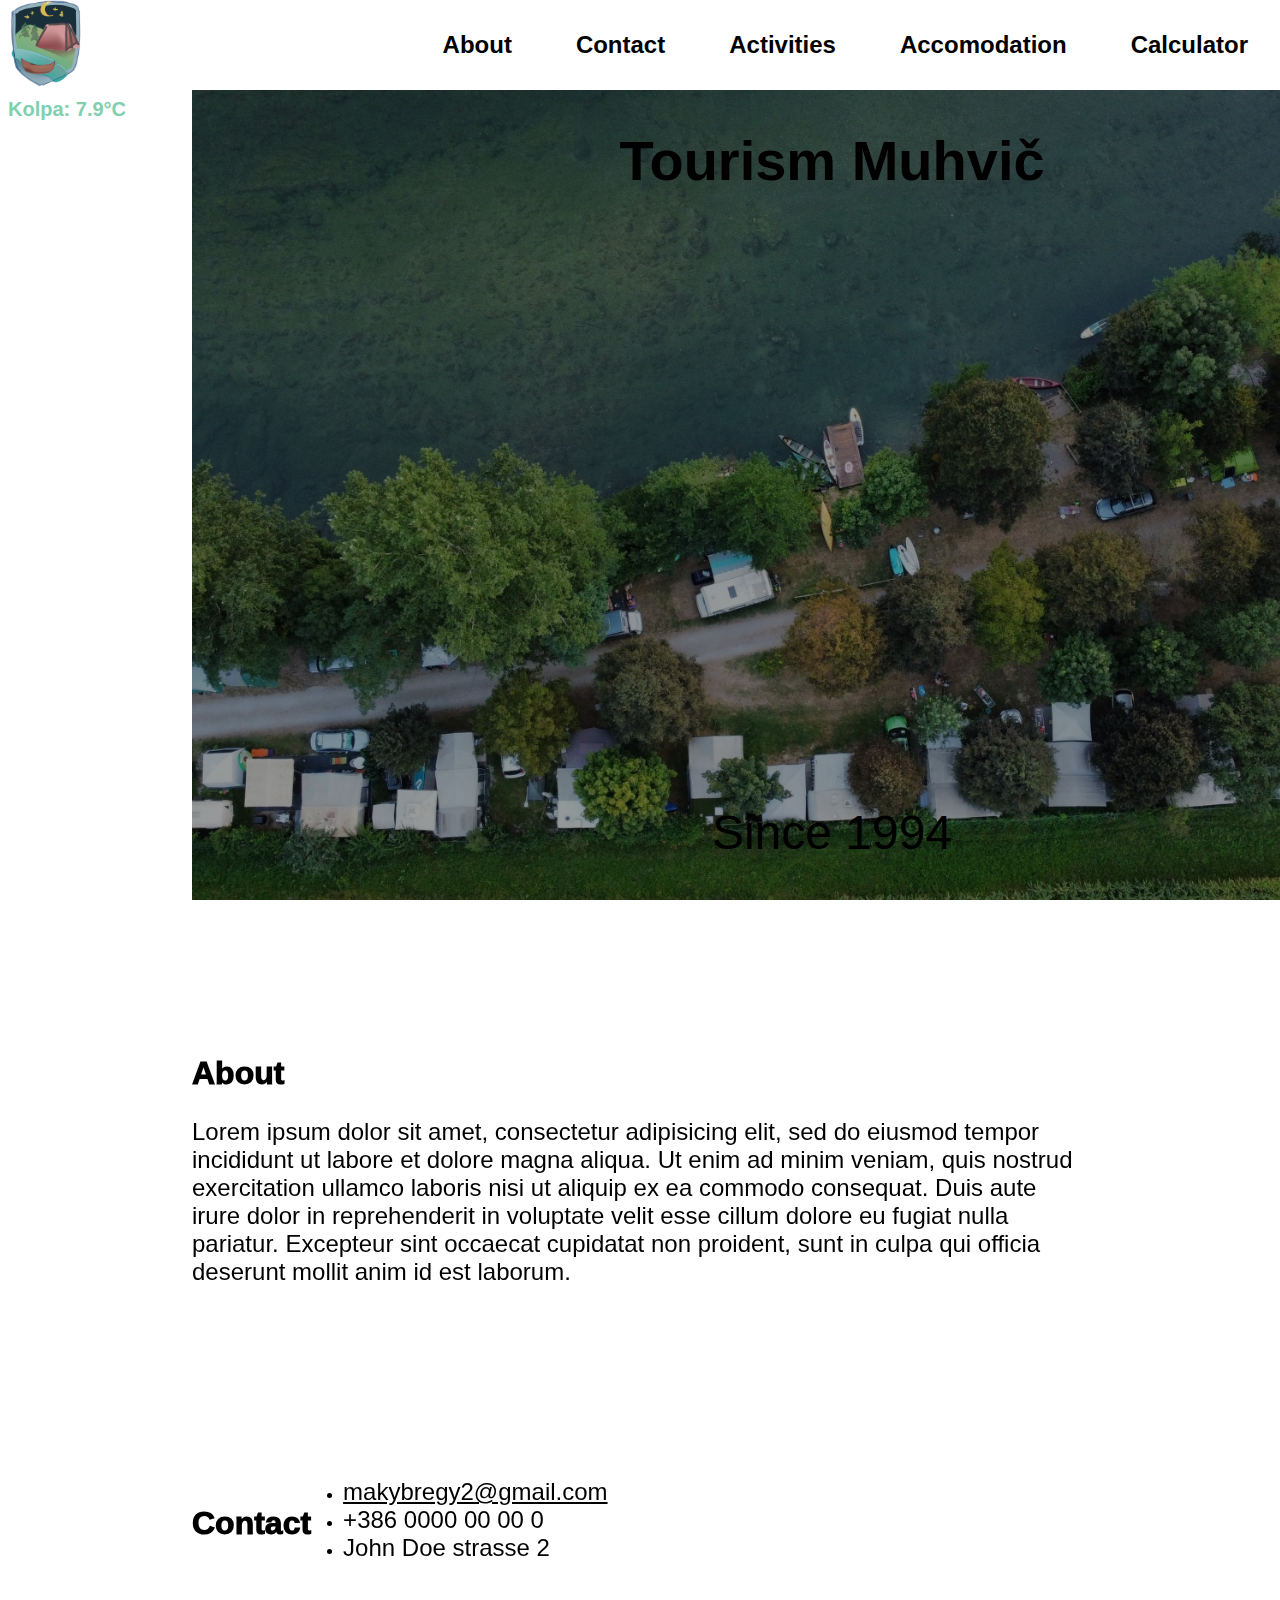
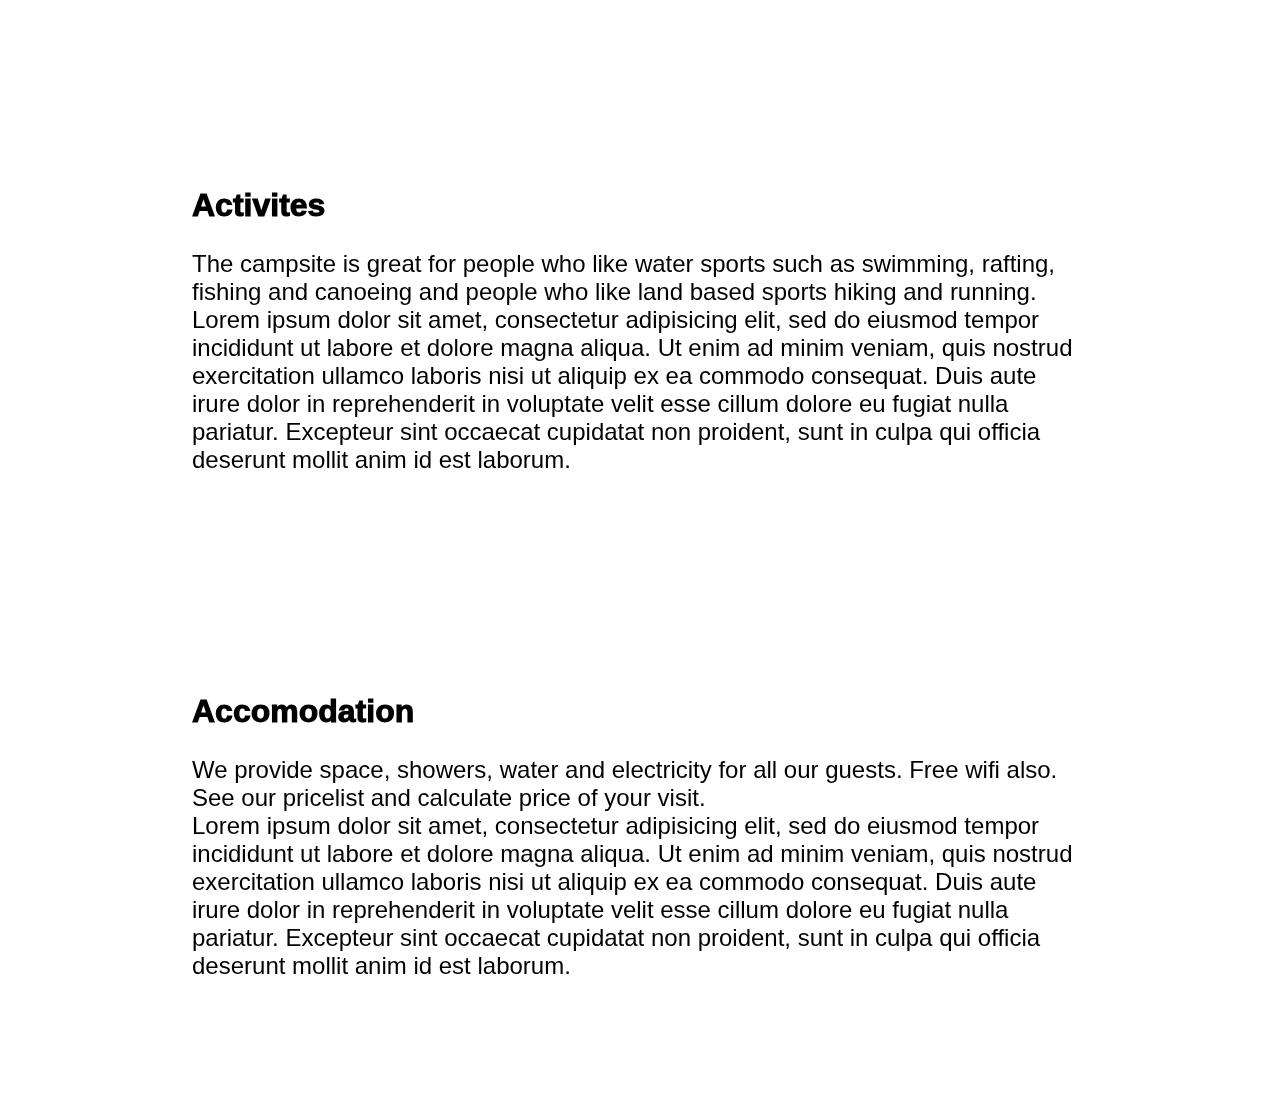
<file: index.html>
<!DOCTYPE html>
<html lang="en">
<head>
	<meta charset="utf-8">
	<meta name="viewport" content="width=device-width, initial-scale=1">
	<title>Camp Muhvič</title>
	<link rel="stylesheet" href="style.css">
	<script type="script.js"></script>
	<link rel="icon" href="assets/logo.jpg" type="image/x-icon">
	<script>
		document.addEventListener('DOMContentLoaded', function () {
		const anchorLinks = document.querySelectorAll('a[href^="#"]');
		  
		anchorLinks.forEach(link => {
		link.addEventListener('click', function (event) {
		    event.preventDefault();
		    
		    const targetId = this.getAttribute('href').substring(1);
		    const targetElement = document.getElementById(targetId);
		      
		    if (targetElement) {
			    	targetElement.scrollIntoView({
			        behavior: 'smooth',
			        block: 'start'
		        });
		      }
		    });
		  });
		});
	</script>
</head>
<body>
	<header>
		<nav>
			<img class="logo" src="assets/logo.jpg">
			<ul class="nav-links" id="nav-links-list">
				<li><a onclick="toggleMenu()" href="#about">About</a></li>		
				<li><a onclick="toggleMenu()" href="#contact">Contact</a></li>		
				<li><a onclick="toggleMenu()" href="#activites">Activities</a></li>
				<li><a onclick="toggleMenu()" href="#accomodation">Accomodation</a></li>
				<li><a onclick="toggleMenu()" href="calculator.html">Calculator</a></li>
			</ul>
			<img src="assets/menu.svg" onclick="toggleMenu()" class="nav-menu" id="navbar-menu">
		</nav>
	</header>
	<body>
		<div id="temp-container"><span id="river-temp">Kolpa: 7.9°C</span></div>
		<section class="container" id="faking-prvi-otrok">
			<div id="moto-container">
				<h1><b>Tourism Muhvič</b></h1>
				<h2>Since 1994</h2>
			</div>
		</section>
		<section id="about" class="container">
			<h2>About</h2>

			<p>Lorem ipsum dolor sit amet, consectetur adipisicing elit, sed do eiusmod
			tempor incididunt ut labore et dolore magna aliqua. Ut enim ad minim veniam,
			quis nostrud exercitation ullamco laboris nisi ut aliquip ex ea commodo
			consequat. Duis aute irure dolor in reprehenderit in voluptate velit esse
			cillum dolore eu fugiat nulla pariatur. Excepteur sint occaecat cupidatat non
			proident, sunt in culpa qui officia deserunt mollit anim id est laborum.</p>
		</section>
		<section id="contact" class="container">
			<h2>Contact</h2>
			<ul id="contact-list">
				<li><span class="seznam"><a href="mailto:makybregy2@gmail.com">makybregy2@gmail.com</a></span></li>
				<li><span class="seznam">+386 0000 00 00 0</span></li>				
				<li><span class="seznam">John Doe strasse 2</span></li>				
			</ul>
		</section>
		<section id="activites" class="container">
			<h2>Activites</h2>
			<p>The campsite is great for people who like water sports such as swimming, rafting, fishing and canoeing and people who like land based sports hiking and running.</p>

			<p>Lorem ipsum dolor sit amet, consectetur adipisicing elit, sed do eiusmod
			tempor incididunt ut labore et dolore magna aliqua. Ut enim ad minim veniam,
			quis nostrud exercitation ullamco laboris nisi ut aliquip ex ea commodo
			consequat. Duis aute irure dolor in reprehenderit in voluptate velit esse
			cillum dolore eu fugiat nulla pariatur. Excepteur sint occaecat cupidatat non
			proident, sunt in culpa qui officia deserunt mollit anim id est laborum.</p>
		</section>
		<section id="accomodation" class="container">
			<h2>Accomodation</h2>
			<p>We provide space, showers, water and electricity for all our guests. Free wifi also. See our pricelist and calculate price of your visit.</p>

			<p>Lorem ipsum dolor sit amet, consectetur adipisicing elit, sed do eiusmod
			tempor incididunt ut labore et dolore magna aliqua. Ut enim ad minim veniam,
			quis nostrud exercitation ullamco laboris nisi ut aliquip ex ea commodo
			consequat. Duis aute irure dolor in reprehenderit in voluptate velit esse
			cillum dolore eu fugiat nulla pariatur. Excepteur sint occaecat cupidatat non
			proident, sunt in culpa qui officia deserunt mollit anim id est laborum.</p>
		</section>
	</body>
	<footer>
		<!--<p>Made by me</p>-->
	</footer>
	<script>
		function toggleMenu() {
            const navLinks = document.querySelector('.nav-links');
            navLinks.classList.toggle('show');
        }
	</script>
</body>
</html>
</file>
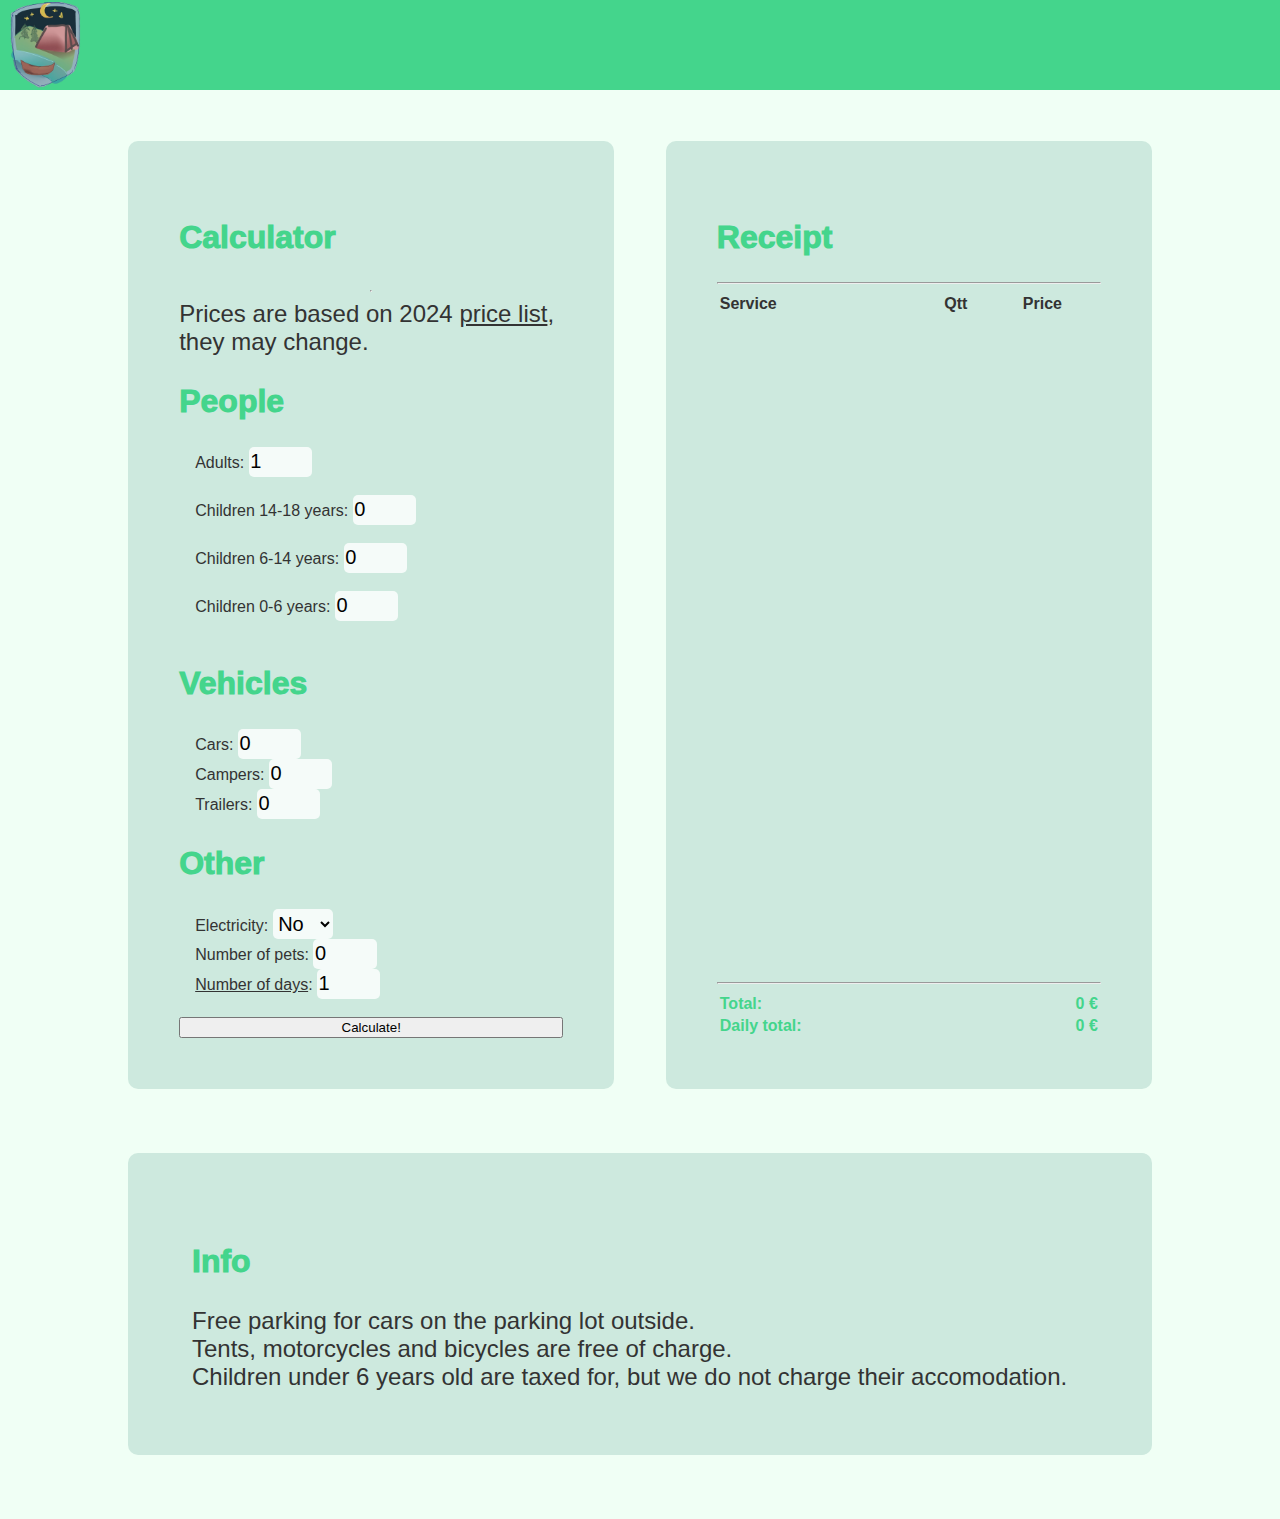
<file: calculator.html>
<!DOCTYPE html>
<html>
<head>
	<meta charset="utf-8">
	<meta name="viewport" content="width=device-width, initial-scale=1">
	<title>Muhvič | Calculator</title>
	<script src="js/preloader.js"></script>
	<link id="root-link" rel="stylesheet" href="css/root.css">
	<link loading="lazy" rel="stylesheet" href="calculator.css">
	<link loading="lazy" rel="icon" href="assets/logo.png" type="image/x-icon">

</head>

<body>
	<div id="preloader">
		<div id="spinner"></div>
	</div>
	<header loading="lazy">
		<nav id="navbar">
			<img id="logo" src="assets/logo.png" onclick="window.location.href='index.html';">
	    </nav>
	</header>
	<main loading="lazy">
		<div id="calc-receipt" class="container">
		 	<section class="container" id="calc">
		            <h2>Calculator</h2><hr>
		            <p>Prices are based on 2024 <a href="docs/pricelist.pdf">price list</a>, they may change.</p>
		        <form> 
		        <div id="people">  
		            <h2>People</h2>
		            <label>Adults: 
		            	<input inputmode="numeric" type="number" id="adults" placeholder="number of adults" min="0" max="50" value="1" required>
					</label>
		            <br><br>

					<label>Children 14-18 years:
		            	<input inputmode="numeric" type="number" id="children14to18" placeholder="number of children 14 to 18 years" min="0" max="50" value="0">
		        	</label>
		            <br><br>

		            <label>Children 6-14 years:
		            	<input inputmode="numeric" type="number" id="children6to14" placeholder="number of children 6 to 14 years" min="0" max="50" value="0">
		        	</label>
		        	<br><br>

		            <label>Children 0-6 years:
		            	<input inputmode="numeric" type="number" id="children0to6" placeholder="number of children 0 to 6 years" min="0" max="50" value="0">
		        	</label>
		            <br><br>
		        </div>
		            <h2>Vehicles</h2>
		            <label>Cars: 
		            	<input inputmode="numeric" type="number" id="cars" placeholder="number of cars" min="0" max="5" value="0">
					</label>
					<br>
		            <label>Campers:
		            	<input inputmode="numeric" type="number" id="campers" placeholder="number of campers" min="0" max="5" value="0">
		    		</label>
		    		<br>
		    		<label>Trailers:
		            	<input inputmode="numeric" type="number" id="trailers" placeholder="number of trailers" min="0" max="5" value="0">
		    		</label>

					<h2>Other</h2>

					<label>Electricity: 
						<select id="electricity" name="choice" required>
							<option value="false">No</option>
							<option value="true">Yes</option>
						</select>
					</label>
					<br>

		            <label>Number of pets: 
		            	<input inputmode="numeric" type="number" id="pets" placeholder="number of pets" min="0" max="5" value="0">
					</label>
		            <br>

		            <label><u>Number of days</u>: 
		            	<input inputmode="numeric" type="number" id="days" placeholder="number of days" min="1" max="100" value="1" required>
					</label>
		            <br><br>
		        </form>
		        <button class="btn" id="calculate">Calculate!</button>
		    </section>

			<section class="container" id="receipt">
				<div id="t_items">
				<h2>Receipt</h2><hr>
				<table id="receipt-items">
					<tr>
						<th>Service</th>
						<th>Qtt</th>
						<th>Price</th>
					</tr>

					<tr id="receipt_adults" class="hidden">
						<td>Adults </td>
						<td id="u_adults"></td>
						<td id="p_adults"></td>
					</tr>

					<tr id="receipt_children14to18" class="hidden">
						<td>Children 14-18 </td>
						<td id="u_14to18"></td>
						<td id="p_14to18"></td>
					</tr>

					<tr id="receipt_children6to14" class="hidden">
						<td>Children 6-14 </td>
						<td id="u_6to14"></td>
						<td id="p_6to14"></td>
					</tr>

					<tr id="receipt_children0to6" class="hidden">
						<td>Children 0-6 </td>
						<td id="u_0to6"></td>
						<td id="p_0to6"></td>
					</tr>

					<tr id="receipt_adult_tax" class="hidden">
						<td>Turist tax adults </td>
						<td id="u_adult_tax"></td>
						<td id="p_adult_tax"></td>
					</tr>

					<tr id="receipt_children_tax" class="hidden">
						<td>Turist tax children 0-18 </td>
						<td id="u_child_tax"></td>
						<td id="p_child_tax"></td>
					</tr>

					<tr id="receipt_pets" class="hidden">
						<td>Pet: </td>
						<td id="u_pets"></td>
						<td id="p_pets"></td>
					</tr>

					<tr id="receipt_electricity" class="hidden">
						<td>Electricity </td>
						<td id="u_electricity"></td>
						<td id="p_electricity"></td>
					</tr>

					<tr id="receipt_cars" class="hidden">
						<td>Car </td>
						<td id="u_cars"></td>
						<td id="p_cars"></td>
					</tr>

					<tr id="receipt_campers" class="hidden">
						<td>Camper </td>
						<td id="u_campers"></td>
						<td id="p_campers"></td>
					</tr>

					<tr id="receipt_trailers" class="hidden">
						<td>Camping trailer</td>
						<td id="u_trailers"></td>
						<td id="p_trailers"></td>
					</tr>
				</table>
				</div>
				
				<div id="t_total">
				<hr>
				<table id="total_row">
					<tr id="receipt_table_footer">
						<td>Total: </td>
						<td></td>
						<td id="totalprice">0 €</td>
					</tr>
					<tr id="receipt_table_footer_daily">
						<td>Daily total: </td>
						<td></td>
						<td id="dailyprice">0 €</td>
					</tr>
				</table>
			</section>
		</div>

	    <section id="info">
	       	<div class="container">
	       		<h2>Info</h2>
				<p>Free parking for cars on the parking lot outside.</p>
				<p>Tents, motorcycles and bicycles are free of charge.</p>
				<p>Children under 6 years old are taxed for, but we do not charge their accomodation.</p>
	       	</div>
	    </section>
	</main>
    <script loading="lazy" src="js/calculator.js" type="text/javascript"></script>
	<script loading="lazy" src="js/theme.js"></script>
</body>
</html>
</file>
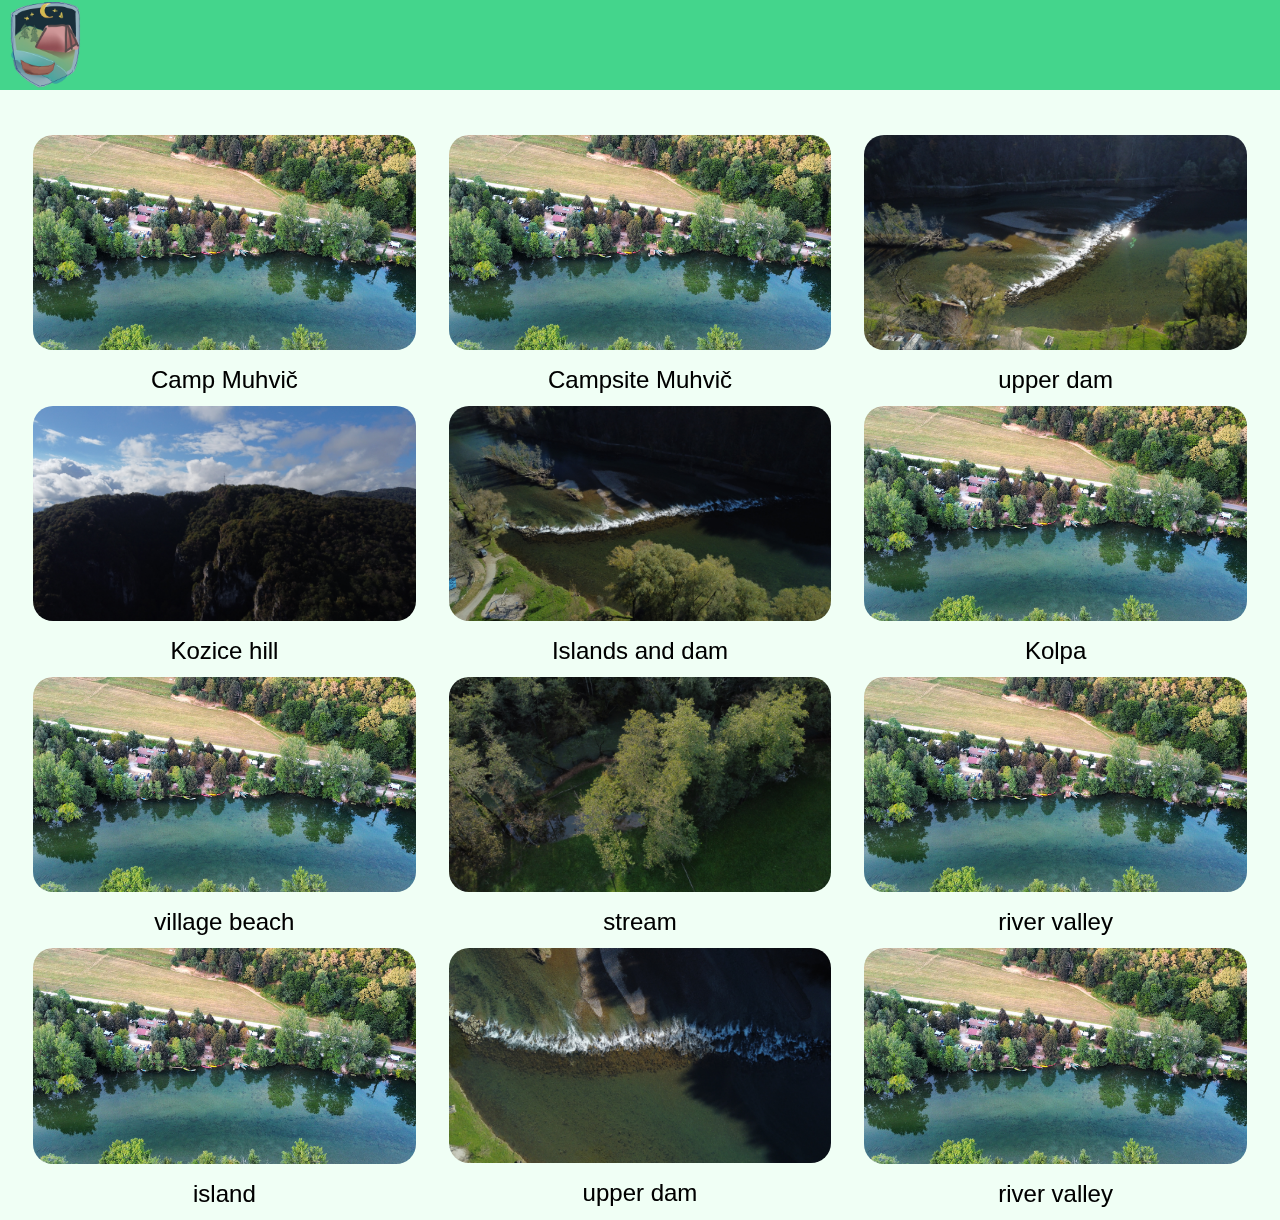
<file: gallery.html>
<!DOCTYPE html>
<html>
<head>
	<meta charset="utf-8">
	<meta name="viewport" content="width=device-width, initial-scale=1">
	<title>Muhvič | Gallery</title>

	<script loading="lazy" src="js/preloader.js"></script>
	
	<link id="root-link" rel="stylesheet" href="css/root.css">
	<link rel="stylesheet" href="gallery.css">

	<link rel="icon" href="assets/logo.png" type="image/x-icon">
	<script type="text/javascript" src="js/detailedview.js"></script>
</head>

<body>
	<div id="preloader">
		<div id="spinner"></div>
	</div>
	<div loading="lazy" onload="addHiddenClass();" id="detailed-view" class="hidden">
		<div id="x-container">
			<div id="nav-exit-button">
				<svg onclick="addHiddenClass();"  xmlns="http://www.w3.org/2000/svg" xmlns:xlink="http://www.w3.org/1999/xlink" version="1.1" width="256" height="256" viewBox="0 0 256 256" xml:space="preserve">
				<defs>
				</defs>
				<g style="stroke: none; stroke-width: 0; stroke-dasharray: none; stroke-linecap: butt; stroke-linejoin: miter; stroke-miterlimit: 10; fill: none; fill-rule: nonzero; opacity: 1;" transform="translate(1.4065934065934016 1.4065934065934016) scale(2.81 2.81)" >
					<rect x="-8.54" y="34.9" rx="0" ry="0" width="107.09" height="20.19" style="stroke: none; stroke-width: 1; stroke-dasharray: none; stroke-linecap: butt; stroke-linejoin: miter; stroke-miterlimit: 10; fill: rgb(0,0,0); fill-rule: nonzero; opacity: 1;" transform=" matrix(0.7071 -0.7071 0.7071 0.7071 -18.6396 45) "/>
					<rect x="34.9" y="-8.54" rx="0" ry="0" width="20.19" height="107.09" style="stroke: none; stroke-width: 1; stroke-dasharray: none; stroke-linecap: butt; stroke-linejoin: miter; stroke-miterlimit: 10; fill: rgb(0,0,0); fill-rule: nonzero; opacity: 1;" transform=" matrix(0.7071 -0.7071 0.7071 0.7071 -18.6396 45) "/>
				</g>
				</svg>
			</div>
		</div>
		<div loading="lazy" id="detailed-view-container">
			<img src="gallery/img1.jpg" id="detailed-image">
		</div>
	</div>

	<header>
		<nav id="navbar">
			<img id="logo" src="assets/logo.png" onclick="window.location.href='index.html';">
	    </nav>
	</header>

	<main>
		<div class="gallery-container" id="gallery">
	        <div class="gallery-item" loading="lazy">
	            <img src="gallery/img1.jpg" class="gallery-image" alt="Image 4">
	            <p class="img-desc">Image 1</p>
	        </div>
	        <div class="gallery-item" loading="lazy">
	            <img src="gallery/img2.jpg" class="gallery-image" alt="Image 2">
	            <p class="img-desc">Image 2</p>
	        </div>
	        <div class="gallery-item" loading="lazy">
	            <img src="gallery/img3.jpg" class="gallery-image" alt="Image 3">
	            <p class="img-desc">Image 3</p>
	        </div>
	        <div class="gallery-item" loading="lazy">
	            <img src="gallery/img4.jpg" class="gallery-image" alt="Image 4">
	            <p class="img-desc">Image 4</p>
	        </div>
	        <div class="gallery-item" loading="lazy">
	            <img src="gallery/img5.jpg" class="gallery-image"  alt="Image 5">
	            <p class="img-desc">Image 5</p>
	        </div>
	        <div class="gallery-item" loading="lazy">
	            <img src="gallery/img6.jpg" class="gallery-image" alt="Image 6">
	            <p class="img-desc">Image 6</p>
	        </div>
	        <div class="gallery-item" loading="lazy">
	            <img src="gallery/img7.jpg" class="gallery-image" alt="Image 7">
	            <p class="img-desc">Image 7</p>
	        </div>
	        <div class="gallery-item" loading="lazy">
	            <img src="gallery/img8.jpg" class="gallery-image" alt="Image 8">
	            <p class="img-desc">Image 8</p>
	        </div>
	        <div class="gallery-item" loading="lazy">
	            <img src="gallery/img9.jpg" class="gallery-image" alt="Image 9">
	            <p class="img-desc">Image 9</p>
	        </div>
	        <div class="gallery-item" loading="lazy">
	            <img src="gallery/img10.jpg" class="gallery-image" alt="Image 10">
	            <p class="img-desc">Image 10</p>
	        </div>
	        <div class="gallery-item" loading="lazy">
	            <img src="gallery/img11.jpg" class="gallery-image" alt="Image 11">
	            <p class="img-desc">Image 11</p>
	        </div>
	        <div class="gallery-item" loading="lazy">
	            <img src="gallery/img12.jpg" class="gallery-image" alt="Image 12">
	            <p class="img-desc">Image 12</p>
	        </div>
    	</div>
	</main>

	<script loading="lazy" src="js/gallery.js"></script>
	<script loading="lazy" src="js/theme.js"></script>

</body>
</html>
</file>
<file: style.css>
/*@import url("css/root.css"); /*pridifined veljues*/
@import url("css/preloader.css");
@import url("css/nav.css");
@import url("css/container.css");
@import url("css/main.css");/*html,body...*/
@import url("css/misc.css");
@import url("css/text.css");
@import url("css/form.css");
@import url("css/btn.css");

html {
	font-family:  -apple-system, 'Roboto', 'Helvetica', 'Arial', sans-serif;
	background-size: cover;
	background-attachment: fixed;
	top: 0;
	left: 0;
}

body {
	background-color: var(--bg-color);
	width: 100%;
	height: 100%;
	margin: 0;
	padding: 0;
	overflow-x: hidden !important;/*NEDELA*/
}

footer {
	width: 100vw;
	background-color: var(--footer-color);
	text-align: center;
	overflow: hidden !important;	
}

	footer p, footer a {
		color: white;
	}
	footer a {
		text-decoration: underline;
	}

/* CONTACTS SCHENENIGENIJCES */

#contact {
	display: flex;
	flex-direction: row;
	align-content: space-between;
	justify-content: flex-start;
	flex-wrap: nowrap;
}

	#contact-text {
		text-align: left;
		padding-bottom: 1rem;
	}

	#contact-text h2 {
		margin-top: 0;
		padding-top: 0;
	}

	#map-container {
		display: flex;
		flex-direction: row;
		align-items: center;
		justify-content: flex-end;

		max-width: 100%;
		width: 100%;
	}

	#map-container iframe {
		max-width: 100% !important;
		width: 70%;
		height: 100%;
		aspect-ratio: 4 / 3;
		border: none;
		border-radius: var(--obline);
	}

@media (max-width: 800px) {
	#map-container {
		align-content: flex-end;
	}

		#map-container iframe {
			width: 100% !important;
			aspect-ratio: 1 / 1.5;
		}

	#contact {
		flex-wrap: wrap;
	}
}

/* k da mamo moto xd */
#moto-container {
    position: relative;
    opacity: 1;
    height: 90vh;
    width: 100vw;
    max-width: 100vw;
    background-image: url(assets/bg.jpg);
    background-size: cover;
    background-position: center;
    display: flex;
    flex-direction: column;
    justify-content: space-between;
    text-align: center;
    align-content: center;
    overflow: hidden;
    padding: 0;
    margin: 0;
    backdrop-filter: blur(0.5px);
}

	/* da sam background cackam */
	#moto-container::before {
		content: '';
		position: absolute;
		top: 0;
		left: 0;
		right: 0;
		bottom: 0;
		background: inherit;
		filter: brightness(0.6);
		z-index: -1;
	}

		#moto-container h1 {
			font-size: 3.5em;
			font-weight: 500;
		}

		#moto-container h2 {
			font-weight: 500;
			font-size: 3.0em;
		}

	#moto-stuff {
	    position: relative;
	}

#arrow {
    width: 50px;
    aspect-ratio: 1 / 1;
    animation: up-down 2s infinite;
    fill: white;
}
	@keyframes up-down {
	    0%, 100% {
	        transform: translateY(25%);
	    }
	    50% {
	        transform: translateY(-25%);
	    }
	}

.moto-decor {
    z-index: -1;
    width: 120vw;
    height: 12vh;
    position: relative;
    background-color: var(--bg-color);
}
	.moto-decor.first {
	    transform: rotate(1deg) translateY(-2vh);
	}

	.moto-decor.second {
	    transform: rotate(-1deg) translateY(3vh);
	}

#settings {
	aspect-ratio: 2 / 1;

	width: 70px;

	position: absolute;
	top: calc(10vh + 2px);
	right: 2px;

	z-index: 1;
}
</file>
<file: css/root.css>
:root {
	--bg-color: #f0fff5;
	--anti-bg-color: #333;
	
	/*--bg-color-transparent: rgb(0, 0, 0, 0.5);/*0.6 za tmno*/

	--text-color: #f3f6ff;
	--text-color: #333;

	--navbar-color: #3b9169;
	--navbar-color: hsl(159.92deg 65.86% 42.61%); /*to je actually ful cute!*/
	--navbar-color: hsl(150, 63%, 55%);
	--navbar-text-color: /*hsl(281, 63%, 60%)*/white;

	/*--title-color: #0da55e;/*#CCECE5;*/
	--title-color: hsl(150, 63%, 55%);

	--footer-color: #222;
	/*--container-bg-color: rgba(65, 65, 65, 0.7);/*will the real slim shady please stand up?*/
	--container-bg-color: #444;
	--container-bg-color: #cde9de;

	--text-weight: 500;
	--text-size: 1.5rem;
	--text-size-mobile: 1.2rem;
	--label-size: 1.5rem;
	--label-size-mobile: 1.2rem;
	--obline: 10px;
	--blur: 0px;

	/* gallery stuff */
	--gallery-spacing: 40px;
	--picture-radius: 20px;
	--gallery-x: black;
}
</file>
<file: calculator.css>
@import url("css/preloader.css");
@import url("css/nav.css");
@import url("css/container.css");
@import url("css/main.css");/*html,body...*/
@import url("css/misc.css");
@import url("css/text.css");
@import url("css/form.css");
@import url("css/btn.css");


html {
    font-family:  -apple-system, 'Roboto', 'Helvetica', 'Arial', sans-serif;
    background-size: cover;
    background-attachment: fixed;
    top: 0;
    left: 0;
}


body {
    background-color: var(--bg-color);
    width: 100%;
    height: 100%;
    margin: 0;
    padding: 0;
    overflow-x: hidden !important;
}

#calc-receipt {
	margin: 0 auto;
	padding: 0;

	width: 80vw;
	max-width: 80vw;

	background-color: rgba(0, 0, 0, 0);
	backdrop-filter: none;
    
    display: flex;
    justify-content: space-between;
    gap: 5%;
    align-items: stretch;
}

    #calc-receipt .container {
        flex: 1;
        display: flex;
        flex-direction: column;
        justify-content: space-between;
    }

    /* DA NI 2x margina */
    #calc.container, #reciept.container {
    	margin-bottom: 0;
    }


/*Receipt table style*/

#receipt {
    /*height: 100%;*/
    margin-bottom: 0;
    display: flex;
    flex-direction: column;
    justify-content: space-between;
}

#receipt table {
    width: 100%;
}

#receipt-items th:nth-child(1), #receipt-items td:nth-child(1) {
    width: 55%;
}

#receipt-items th:nth-child(2), #receipt-items td:nth-child(2) {
    width: 15%;
    text-align: center;
}

#receipt-items th:nth-child(3), #receipt-items td:nth-child(3) {
    width: 30%;
    text-align: center;
}

#receipt-items td:nth-child(3) {
    text-align: right;
}

#total_row td:nth-child(1) {
    width: 55%;
}

#total_row td:nth-child(2) {
    width: 15%;
    text-align: center;
}

#total_row td:nth-child(3) {
    width: 30%;
    text-align: right;
}

#receipt-items th {
    text-align: left;
}

#receipt-items td {
    height: 1.75em;
}

tr.hidden, tr.hiddenByJS {
    visibility: hidden;
}

tr.removed, tr.removedByJS {
    display: none;
}

#receipt_table_footer td, #receipt_table_footer td {
    
}

#total_row td{
    font-weight: bold;
    color: var(--title-color);
}

#receipt-items {
    flex: 1;
    width: 100%;
    color: var(--text-color);
}

	#receipt-items th {
    	color: var(--text-color);
	}

@media (max-width: 800px) {
    #calc-receipt {
        flex-direction: column;
        align-items: center;
    }

    #calc-receipt .container {
        width: 90%;
    }

    #calc-receipt .container:first-child {
        margin-right: 0;
    }

    
}
</file>
<file: gallery.css>
@import url("css/preloader.css");
@import url("css/nav.css");
@import url("css/misc.css");

html {
	font-family:  -apple-system, 'Roboto', 'Helvetica', 'Arial', sans-serif;
	/*background-image: url(assets/bg.jpg);
	background-size: cover;
	background-attachment: fixed;*/
	top: 0;
	left: 0;
}

body {
	background-color: var(--bg-color);
	width: 100%;
	height: 100%;
	margin: 0;
	padding: 0;
	/*padding-bottom: 5vh;*/
}

.gallery-container {

	max-width: 100vw;
	height: 100%;

	padding: 0;
	margin: 0;
	margin-top: 5vh;

	display: flex;
	justify-content: space-evenly;
	flex-wrap: wrap;
}

	.gallery-item {
		max-width: calc(33% - var(--gallery-spacing));

	}

		.gallery-image {
			max-width: 100%;
			border: none;
			border-radius: var(--picture-radius);
			transition: 0.1s ease-in-out;
		}
			.gallery-image:hover {
				scale: 1.05;
			}

		.gallery-item p {
			margin: 0;
			padding: 0.5em;
			text-align: center;
			font-size: var(--text-size);

			color: var(--navbar-text-color);
			filter: invert(100%);
		}

/* za tablce BO ISTO KT ZA FONE HIHI*/
@media (max-width: 1200px) {
	.gallery-item {
		max-width: calc(50% - var(--gallery-spacing));
	}
}

/* za telefone */
@media (max-width: 800px) {
	.gallery-item {
		max-width: calc(100% - var(--gallery-spacing));
	}
}

/* #nared vecjo sliko clickable */


.nav-exit {
	/*idk brt*/
}
	#nav-exit-button {
		aspect-ratio: 1 / 1 !important;
		padding: 1vh;
	}

.hidden {
	display: none !important;
}

/* TO JE ZA UN CLICKABLE IMAGE CLOSEUP */
#detailed-view {
	max-width: 100vw;
	max-height: 100vh;

	width: 100vw;
	height: 100vh;

	top: 0;
	left: 0;
	position: fixed;

	display: flex;
	justify-content: flex-start;
	align-items: center;
	flex-direction: column;

	z-index: 20;

	background-color: var(--bg-color);
}
	#detailed-view-container {

		display: flex;
		justify-items: center;
		align-items: center;
	}

		#detailed-image {
			height: 85vh;
			aspect-ratio: 3 / 2;
			border-radius: var(--picture-radius);
		}

	#x-container {
		height: 10vh;

		text-align: right;
		width: 100%;
	}

		#nav-exit-button svg{
			max-width: 10vh;
			max-height: 10vh;

			transition: 0.1s ease-in-out;
			/*nedelaaa
			fill: var(--anti-bg-color);*/
		}

			#nav-exit-button svg:hover {
				scale: 1.1;
			}


/* ZA FONE */
@media (max-width: 800px) {
	#detailed-view-container {
		height: 75vh;
	}

		#detailed-image {
			height: auto;
			aspect-ratio: 3 / 2;
			width: 98vw;
		}
}
</file>
